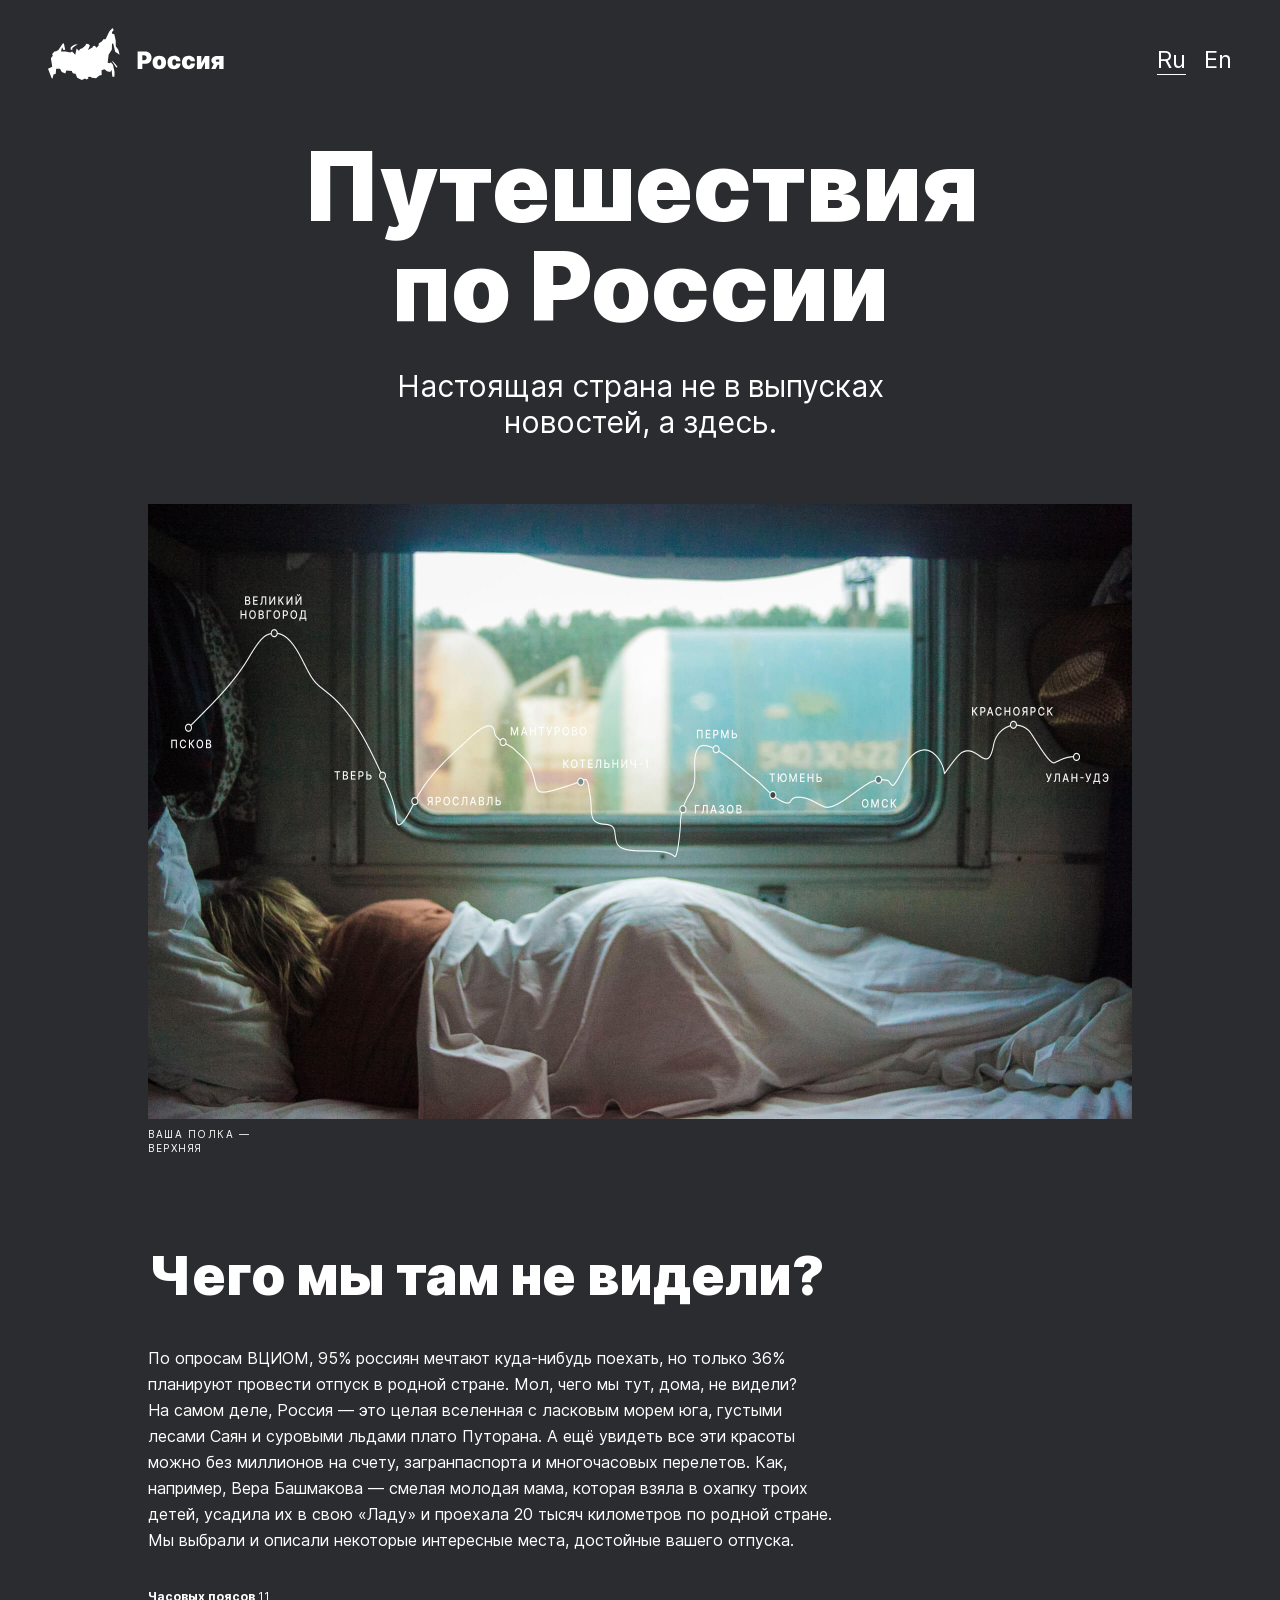
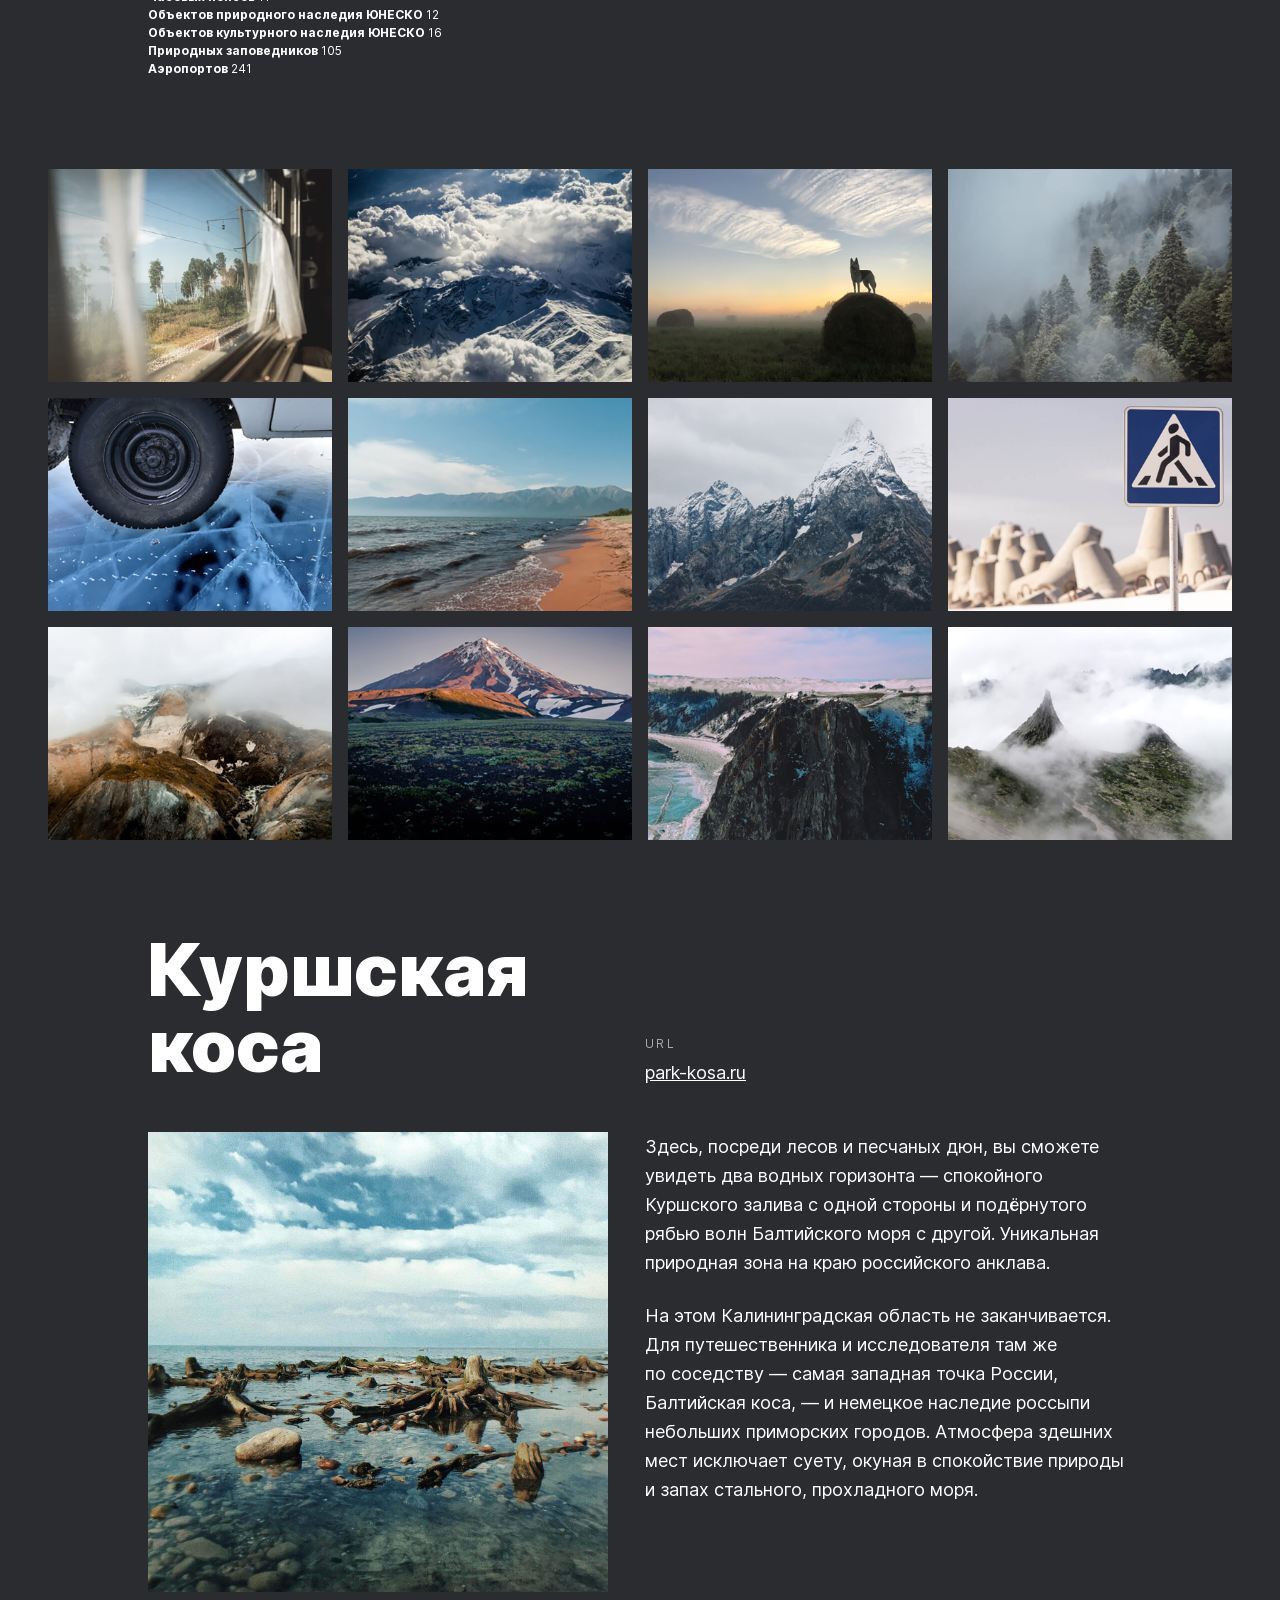
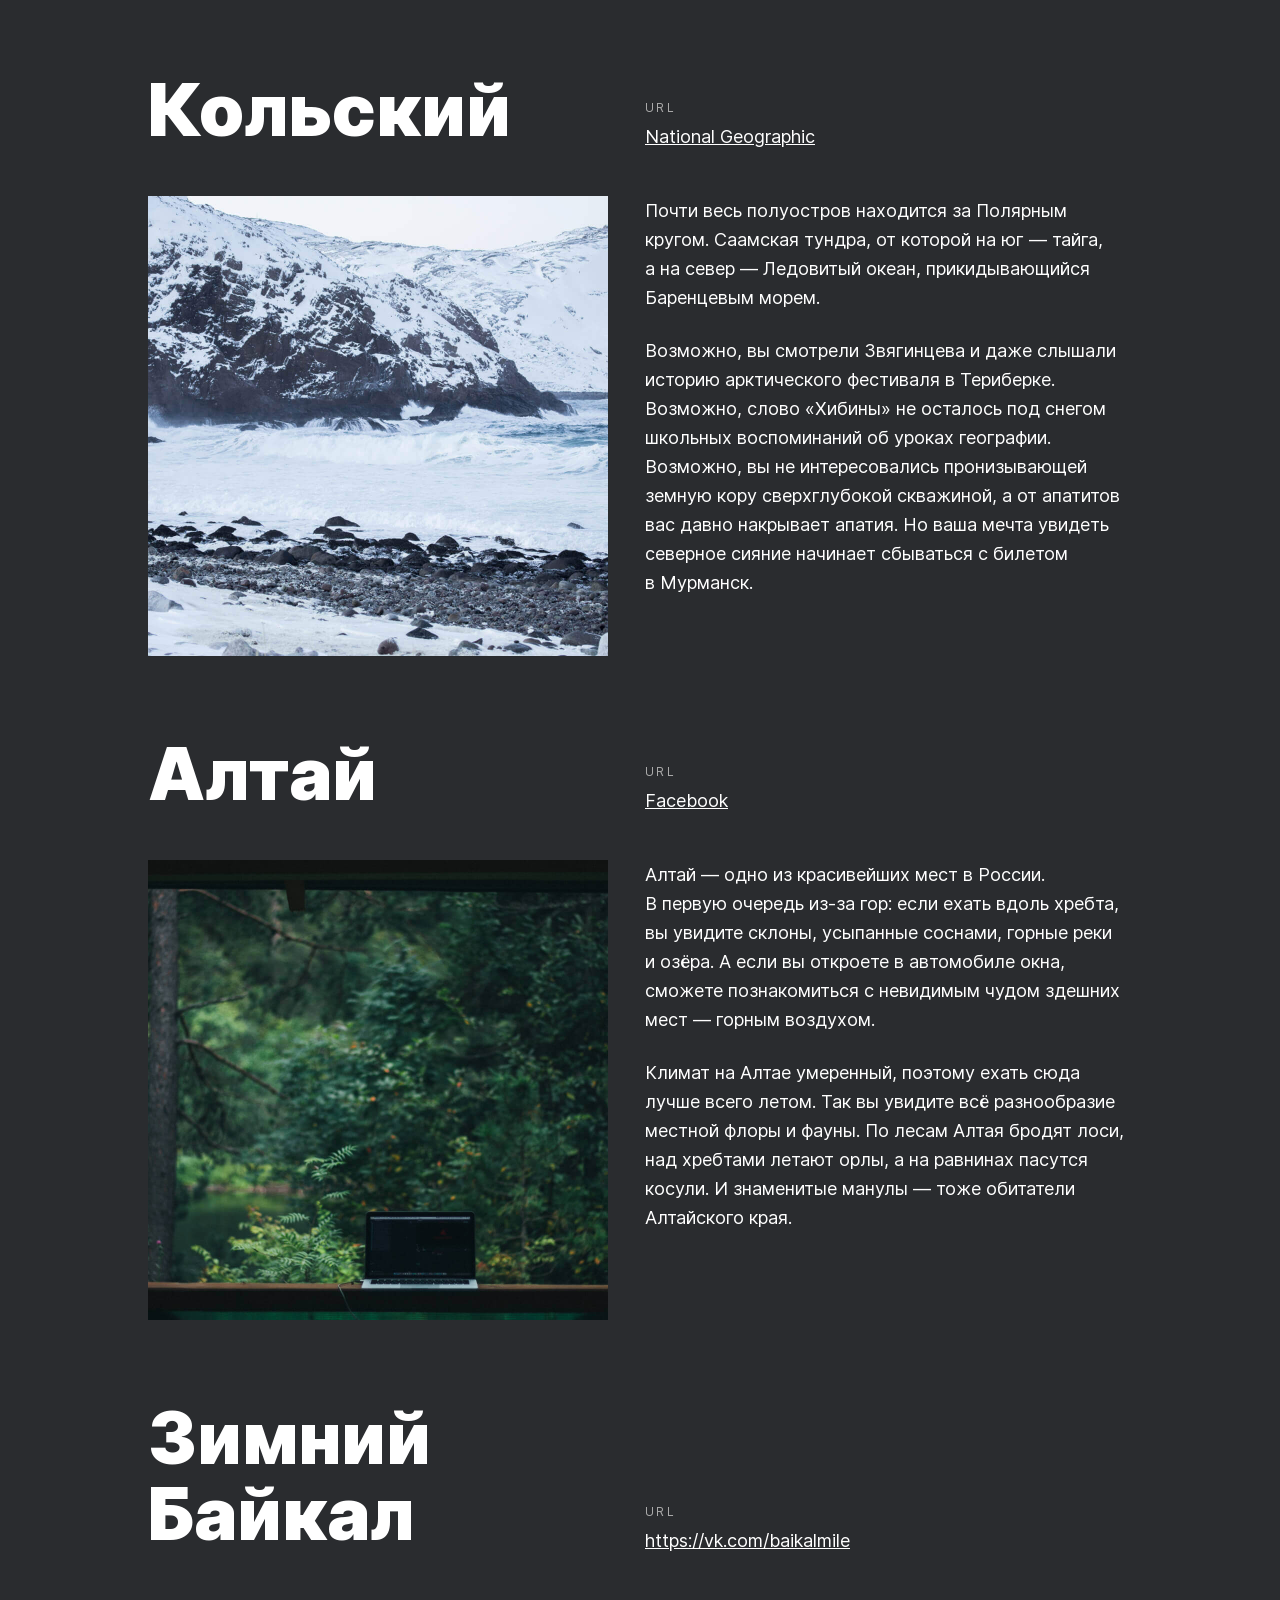
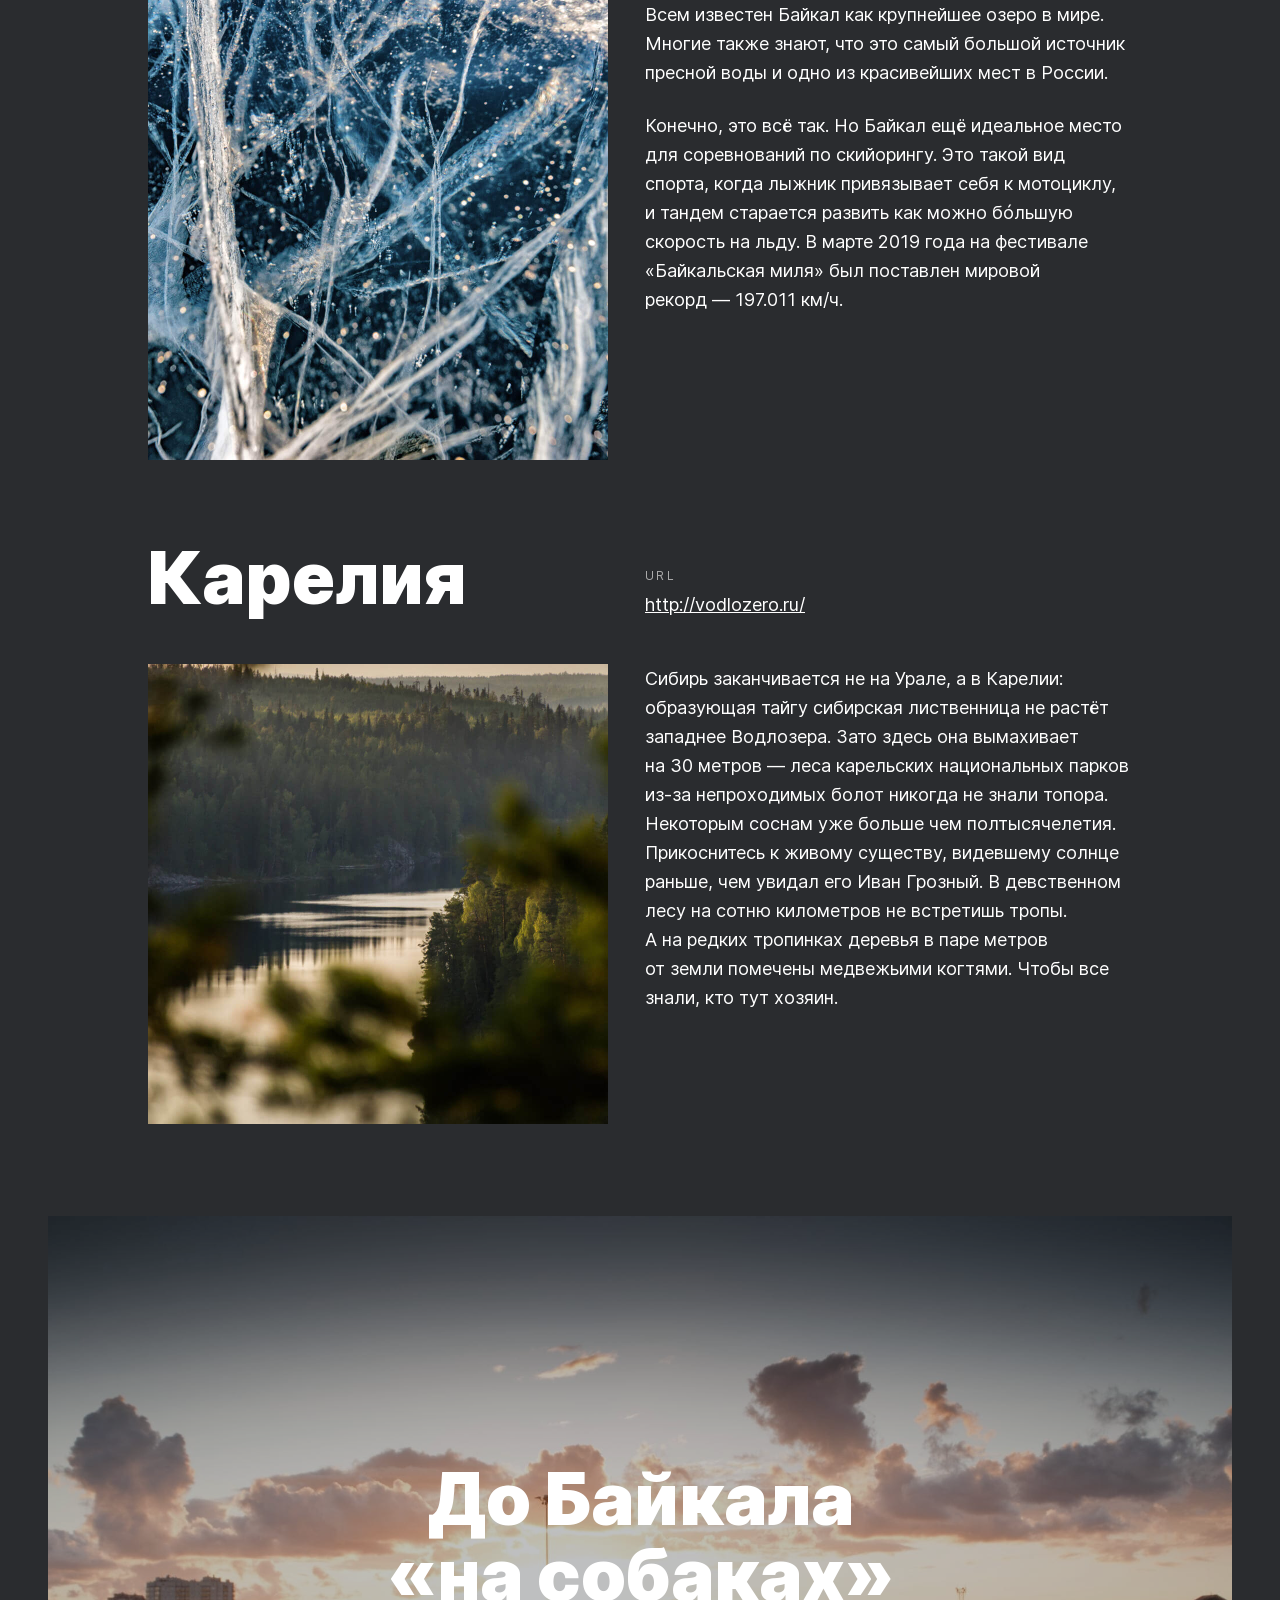
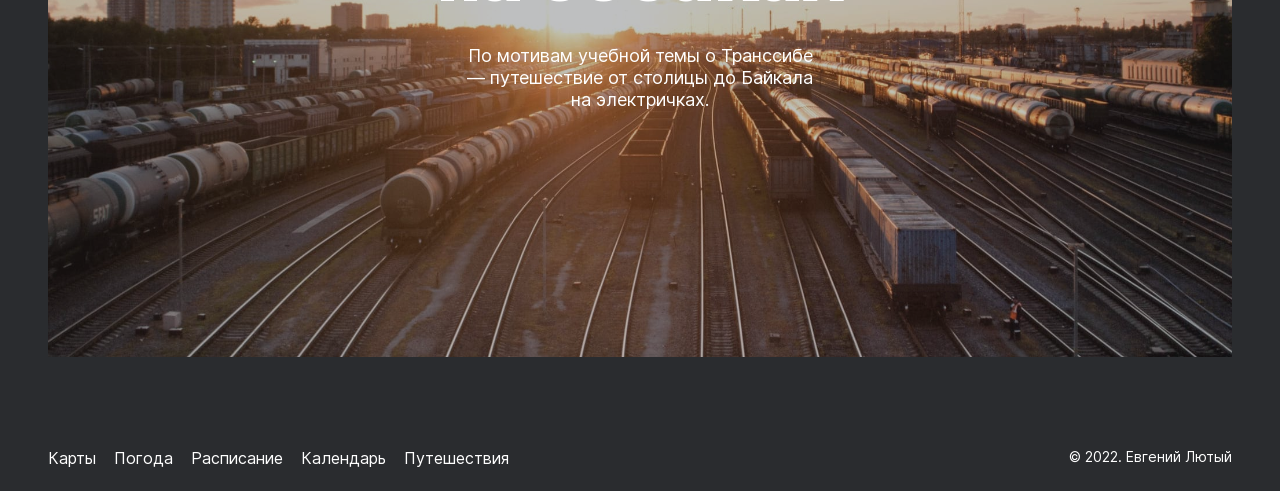
<file: index.html>
<!DOCTYPE html>
<html lang="ru">

<head>
    <meta charset="UTF-8">
    <meta name="viewport" content="width=device-width, initial-scale=1.0">
    <link rel="stylesheet" href="./pages/index.css">
    <title>Путешествия по России</title>
</head>

<body class="page">
    <header class="header">
        <img class="header__logo" alt="Логотип" src="./images/header-logo.svg">
        <ul class="header__lang-list">
            <li class="header__lang-item">
                <a class="header__lang-link header__lang-link_active">Ru</a>
            </li>
            <li class="header__lang-item">
                <a href="#" class="header__lang-link">En</a>
            </li>
        </ul>
    </header>

    <main>
        <section class="lead">
            <h1 class="lead__title">Путешествия по России</h1>
            <h2 class="lead__subtitle">Настоящая страна не в выпусках новостей, а здесь.</h2>
            <img class="lead__image" alt="Маршрут" src="./images/lead-polka.jpg">
            <p class="lead__caption">ваша полка — верхняя</p>
        </section>

        <section class="intro">
            <h2 class="intro__title">Чего мы там не видели?</h2>
            <p class="intro__text">По&nbsp;опросам ВЦИОМ, 95% россиян мечтают куда-нибудь поехать, но&nbsp;только&nbsp;36% планируют провести отпуск в&nbsp;родной стране. Мол, чего мы&nbsp;тут, дома, не&nbsp;видели? На&nbsp;самом деле, Россия&nbsp;&mdash; это целая вселенная
                с&nbsp;ласковым морем юга, густыми лесами Саян и суровыми льдами плато Путорана. А&nbsp;ещё увидеть все эти красоты можно без миллионов на&nbsp;счету, загранпаспорта и&nbsp;многочасовых перелетов. Как, например, Вера Башмакова&nbsp;&mdash;
                смелая молодая мама, которая взяла в&nbsp;охапку троих детей, усадила их&nbsp;в свою &laquo;Ладу&raquo; и&nbsp;проехала 20&nbsp;тысяч километров по&nbsp;родной стране. Мы&nbsp;выбрали и&nbsp;описали некоторые интересные места, достойные
                вашего отпуска.</p>
            <ul class="intro__list">
                <li class="intro__list-item">
                    <span class="intro__list-title">Часовых поясов</span> 11
                </li>
                <li class="intro__list-item">
                    <span class="intro__list-title">Объектов природного наследия ЮНЕСКО</span> 12
                </li>
                <li class="intro__list-item">
                    <span class="intro__list-title">Объектов культурного наследия ЮНЕСКО</span> 16
                </li>
                <li class="intro__list-item">
                    <span class="intro__list-title">Природных заповедников</span> 105
                </li>
                <li class="intro__list-item">
                    <span class="intro__list-title">Аэропортов</span> 241
                </li>
            </ul>
        </section>

        <section class="photo-grid">
            <img class="photo-grid__item" alt="Поезд" src="./images/photo-grid-train.jpg">
            <img class="photo-grid__item" alt="Облака" src="./images/photo-grid-atharva-tulsi.jpg">
            <img class="photo-grid__item" alt="Туман" src="./images/photo-grid-tuman.jpg">
            <img class="photo-grid__item" alt="Лес" src="./images/photo-grid-sochi.jpg">
            <img class="photo-grid__item" alt="Колесо" src="./images/photo-grid-arisa.jpg">
            <img class="photo-grid__item" alt="Байкал" src="./images/photo-grid-baikal.jpg">
            <img class="photo-grid__item" alt="Эльбрус" src="./images/photo-grid-elbrus.jpg">
            <img class="photo-grid__item" alt="Пешеход" src="./images/photo-grid-kondratiev.jpg">
            <img class="photo-grid__item" alt="Камчатка 1" src="./images/photo-grid-kamchatka-1.jpg">
            <img class="photo-grid__item" alt="Камчатка 2" src="./images/photo-grid-kamchatka-2.jpg">
            <img class="photo-grid__item" alt="Байкал 2" src="./images/photo-grid-baikal-2.jpg">
            <img class="photo-grid__item" alt="Горы" src="./images/photo-grid-ergaki.jpg">
        </section>

        <section class="places">
            <article class="place">
                <h2 class="place__title">Куршская коса</h2>
                <div class="place__website">
                    <p class="place__url-heading">url</p>
                    <a class="place__link" href="http://park-kosa.ru" target="_blank">park-kosa.ru</a>
                </div>
                <img class="place__image" alt="Картинка" src="./images/place-kosa.jpg">
                <div class="place__text">
                    <p class="place__paragraph">Здесь, посреди лесов и&nbsp;песчаных дюн, вы&nbsp;сможете увидеть два водных горизонта&nbsp;&mdash; спокойного Куршского залива с&nbsp;одной стороны и&nbsp;подёрнутого рябью волн Балтийского моря с&nbsp;другой. Уникальная природная
                        зона на&nbsp;краю российского анклава.</p>
                    <p class="place__paragraph">На&nbsp;этом Калининградская область не&nbsp;заканчивается. Для путешественника и&nbsp;исследователя там&nbsp;же по&nbsp;соседству&nbsp;&mdash; самая западная точка России, Балтийская коса,&nbsp;&mdash; и&nbsp;немецкое наследие россыпи
                        небольших приморских городов. Атмосфера здешних мест исключает суету, окуная в&nbsp;спокойствие природы и&nbsp;запах стального, прохладного моря.</p>
                </div>
            </article>

            <article class="place">
                <h2 class="place__title">Кольский</h2>
                <div class="place__website">
                    <p class="place__url-heading">url</p>
                    <a class="place__link" href="https://yourshot.nationalgeographic.com/photos/?keywords=kolskiy" target="_blank">National
            Geographic</a>
                </div>
                <img class="place__image" alt="Картинка" src="./images/place-kolsky.jpg">
                <div class="place__text">
                    <p class="place__paragraph">Почти весь полуостров находится за&nbsp;Полярным кругом. Саамская тундра, от&nbsp;которой на&nbsp;юг&nbsp;&mdash; тайга, а&nbsp;на&nbsp;север&nbsp;&mdash; Ледовитый океан, прикидывающийся Баренцевым морем.</p>
                    <p class="place__paragraph">Возможно, вы&nbsp;смотрели Звягинцева и&nbsp;даже слышали историю арктического фестиваля в&nbsp;Териберке. Возможно, слово &laquo;Хибины&raquo; не&nbsp;осталось под снегом школьных воспоминаний об&nbsp;уроках географии. Возможно, вы&nbsp;не&nbsp;интересовались
                        пронизывающей земную кору сверхглубокой скважиной, а&nbsp;от&nbsp;апатитов вас давно накрывает апатия. Но&nbsp;ваша мечта увидеть северное сияние начинает сбываться с&nbsp;билетом в&nbsp;Мурманск.</p>
                </div>
            </article>

            <article class="place">
                <h2 class="place__title">Алтай</h2>
                <div class="place__website">
                    <p class="place__url-heading">url</p>
                    <a class="place__link" href="https://www.facebook.com/vera.bashmakova/posts/10156011613718822" target="_blank">Facebook</a>
                </div>
                <img class="place__image" alt="Картинка" src="./images/place-altai.jpg">
                <div class="place__text">
                    <p class="place__paragraph">Алтай&nbsp;&mdash; одно из&nbsp;красивейших мест в&nbsp;России. В&nbsp;первую очередь из-за гор: если ехать вдоль хребта, вы&nbsp;увидите склоны, усыпанные соснами, горные реки и&nbsp;озёра. А&nbsp;если вы&nbsp;откроете в&nbsp;автомобиле
                        окна, сможете познакомиться с&nbsp;невидимым чудом здешних мест&nbsp;&mdash; горным воздухом.</p>
                    <p class="place__paragraph">Климат на&nbsp;Алтае умеренный, поэтому ехать сюда лучше всего летом. Так вы&nbsp;увидите всё разнообразие местной флоры и&nbsp;фауны. По&nbsp;лесам Алтая бродят лоси, над хребтами летают орлы, а&nbsp;на&nbsp;равнинах пасутся косули.
                        И&nbsp;знаменитые манулы&nbsp;&mdash; тоже обитатели Алтайского края.</p>
                </div>
            </article>

            <article class="place">
                <h2 class="place__title">Зимний Байкал</h2>
                <div class="place__website">
                    <p class="place__url-heading">url</p>
                    <a class="place__link" href="https://vk.com/baikalmile" target="_blank">https://vk.com/baikalmile</a>
                </div>
                <img class="place__image" alt="Картинка" src="./images/place-winter-baikal.jpg">
                <div class="place__text">
                    <p class="place__paragraph">Всем известен Байкал как крупнейшее озеро в&nbsp;мире. Многие также знают, что это самый большой источник пресной воды и&nbsp;одно из&nbsp;красивейших мест в&nbsp;России.</p>
                    <p class="place__paragraph">Конечно, это всё так. Но&nbsp;Байкал ещё идеальное место для соревнований по&nbsp;скийорингу. Это такой вид спорта, когда лыжник привязывает себя к&nbsp;мотоциклу, и&nbsp;тандем старается развить как можно б&oacute;льшую скорость на&nbsp;льду.
                        В&nbsp;марте 2019 года на&nbsp;фестивале &laquo;Байкальская миля&raquo; был поставлен мировой рекорд&nbsp;&mdash; 197.011&nbsp;км/ч.</p>
                </div>
            </article>

            <article class="place">
                <h2 class="place__title">Карелия</h2>
                <div class="place__website">
                    <p class="place__url-heading">url</p>
                    <a class="place__link" href="http://vodlozero.ru" target="_blank">http://vodlozero.ru/</a>
                </div>
                <img class="place__image" alt="Картинка" src="./images/place-karelia.jpg">
                <div class="place__text">
                    <p class="place__paragraph">Сибирь заканчивается не&nbsp;на&nbsp;Урале, а&nbsp;в&nbsp;Карелии: образующая тайгу сибирская лиственница не&nbsp;растёт западнее Водлозера. Зато здесь она вымахивает на&nbsp;30&nbsp;метров&nbsp;&mdash; леса карельских национальных
                        парков из-за непроходимых болот никогда не&nbsp;знали топора. Некоторым соснам уже больше чем полтысячелетия. Прикоснитесь к&nbsp;живому существу, видевшему солнце раньше, чем увидал его Иван Грозный. В&nbsp;девственном лесу на&nbsp;сотню
                        километров не&nbsp;встретишь тропы. А&nbsp;на&nbsp;редких тропинках деревья в&nbsp;паре метров от&nbsp;земли помечены медвежьими когтями. Чтобы все знали, кто тут хозяин.</p>
                </div>
            </article>
        </section>

        <section class="cover">
            <a class="cover__overlay" href="https://stampsy.com/na-elektrichkakh-do-baikala" target="_blank">
                <div class="cover__background">
                    <h2 class="cover__title">До Байкала «на собаках»</h2>
                    <h3 class="cover__subtitle">По мотивам учебной темы о Транссибе — путешествие от столицы до Байкала на электричках.
                    </h3>
                </div>
            </a>
        </section>
    </main>

    <footer class="footer">
        <nav class="footer__navigation">
            <ul class="footer__list-link">
                <li class="footer__list-item">
                    <a class="footer__link" href="https://yandex.ru/maps/" target="_blank">Карты</a>
                </li>
                <li class="footer__list-item">
                    <a class="footer__link" href="https://yandex.ru/pogoda/" target="_blank">Погода</a>
                </li>
                <li class="footer__list-item">
                    <a class="footer__link" href="https://rasp.yandex.ru/" target="_blank">Расписание</a>
                </li>
                <li class="footer__list-item">
                    <a class="footer__link" href="https://calendar.yandex.ru/" target="_blank">Календарь</a>
                </li>
                <li class="footer__list-item">
                    <a class="footer__link" href="https://travel.yandex.ru/" target="_blank">Путешествия</a>
                </li>
            </ul>
        </nav>
        <p class="footer__copyright">&copy; 2022. Евгений Лютый</p>
    </footer>
</body>

</html>
</file>
<file: pages/index.css>
@import url(../vendor/normalize.css);
@import url(../vendor/fonts.css);
@import url(../blocks/cover/cover.css);
@import url(../blocks/cover/__title/cover__title.css);
@import url(../blocks/cover/__subtitle/cover__subtitle.css);
@import url(../blocks/cover/__overlay/cover__overlay.css);
@import url(../blocks/cover/__background/cover__background.css);
@import url(../blocks/footer/footer.css);
@import url(../blocks/footer/__copyright/footer__copyright.css);
@import url(../blocks/footer/__link/footer__link.css);
@import url(../blocks/footer/__list-item/footer__list-item.css);
@import url(../blocks/footer/__list-link/footer__list-link.css);
@import url(../blocks/footer/__navigation/footer__navigation.css);
@import url(../blocks/header/header.css);
@import url(../blocks/header/__logo/header__logo.css);
@import url(../blocks/header/__lang-list/header__lang-list.css);
@import url(../blocks/header/__lang-link/_active/header__lang-link_active.css);
@import url(../blocks/header/__lang-link/header__lang-link.css);
@import url(../blocks/header/__lang-item/header__lang-item.css);
@import url(../blocks/intro/intro.css);
@import url(../blocks/intro/__title/intro__title.css);
@import url(../blocks/intro/__text/intro__text.css);
@import url(../blocks/intro/__list/intro__list.css);
@import url(../blocks/intro/__list-title/intro__list-title.css);
@import url(../blocks/intro/__list-item/intro__list-item.css);
@import url(../blocks/lead/lead.css);
@import url(../blocks/lead/__title/lead__title.css);
@import url(../blocks/lead/__subtitle/lead__subtitle.css);
@import url(../blocks/lead/__image/lead__image.css);
@import url(../blocks/lead/__caption/lead__caption.css);
@import url(../blocks/page/page.css);
@import url(../blocks/photo-grid/photo-grid.css);
@import url(../blocks/photo-grid/__item/photo-grid__item.css);
@import url(../blocks/place/place.css);
@import url(../blocks/place/__title/place__title.css);
@import url(../blocks/place/__website/place__website.css);
@import url(../blocks/place/__paragraph/place__paragraph.css);
@import url(../blocks/place/__image/place__image.css);
@import url(../blocks/places/places.css);
@import url(../blocks/place/__text/place__text.css);
@import url(../blocks/place/__url-heading/place__url-heading.css);
@import url(../blocks/place/__link/place__link.css);
</file>
